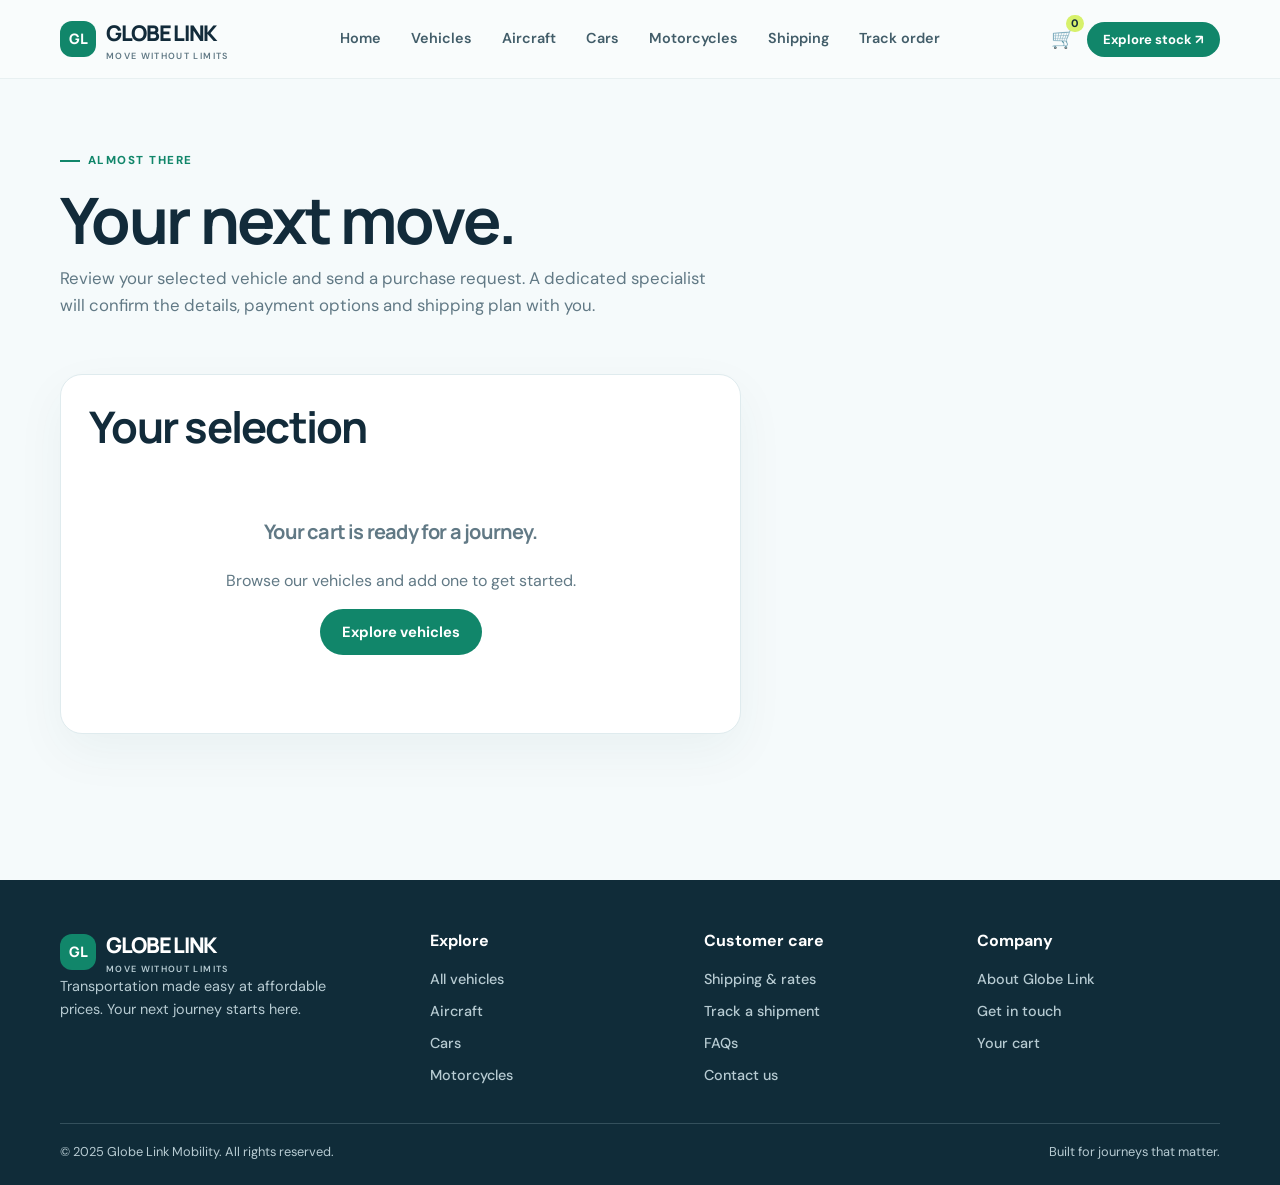
<file: checkout.html>
<!doctype html><html lang="en"><head><meta charset="utf-8"><meta name="viewport" content="width=device-width,initial-scale=1"><title>Your cart | GLOBE LINK</title><link rel="stylesheet" href="styles.css"><script defer src="site.js"></script></head><body><div id="siteHeader"></div><main><section class="page-hero"><div class="container"><span class="eyebrow">Almost there</span><h1 class="page-title">Your next move.</h1><p>Review your selected vehicle and send a purchase request. A dedicated specialist will confirm the details, payment options and shipping plan with you.</p></div></section><section class="section" style="padding-top:0"><div class="container checkout-layout"><div class="form-card"><h2>Your selection</h2><div id="checkoutItems"></div></div><div class="form-card" id="checkoutSummary"><h2>Order summary</h2><div class="totals"><span>Vehicle subtotal</span><strong id="subtotal">$0</strong></div><div class="totals"><span>Shipping</span><span>Quoted separately</span></div><div class="totals"><span>Taxes & duties</span><span>Destination dependent</span></div><div class="totals grand"><span>Due at request</span><strong id="total">$0</strong></div><p class="muted" style="font-size:.8rem;margin-top:12px">Submitting a request does not charge your payment method. Shipping, taxes and payment arrangements are confirmed by our team.</p><form id="checkoutForm"><div class="field" style="margin:18px 0"><label for="buyerEmail">Email for order updates</label><input class="form-control" type="email" id="buyerEmail" required placeholder="you@example.com"></div><button class="btn" style="width:100%" type="submit">Request to purchase ↗</button></form><div class="form-notice" id="checkoutMessage"></div></div></div></section></main><div id="siteFooter"></div></body></html>
</file>
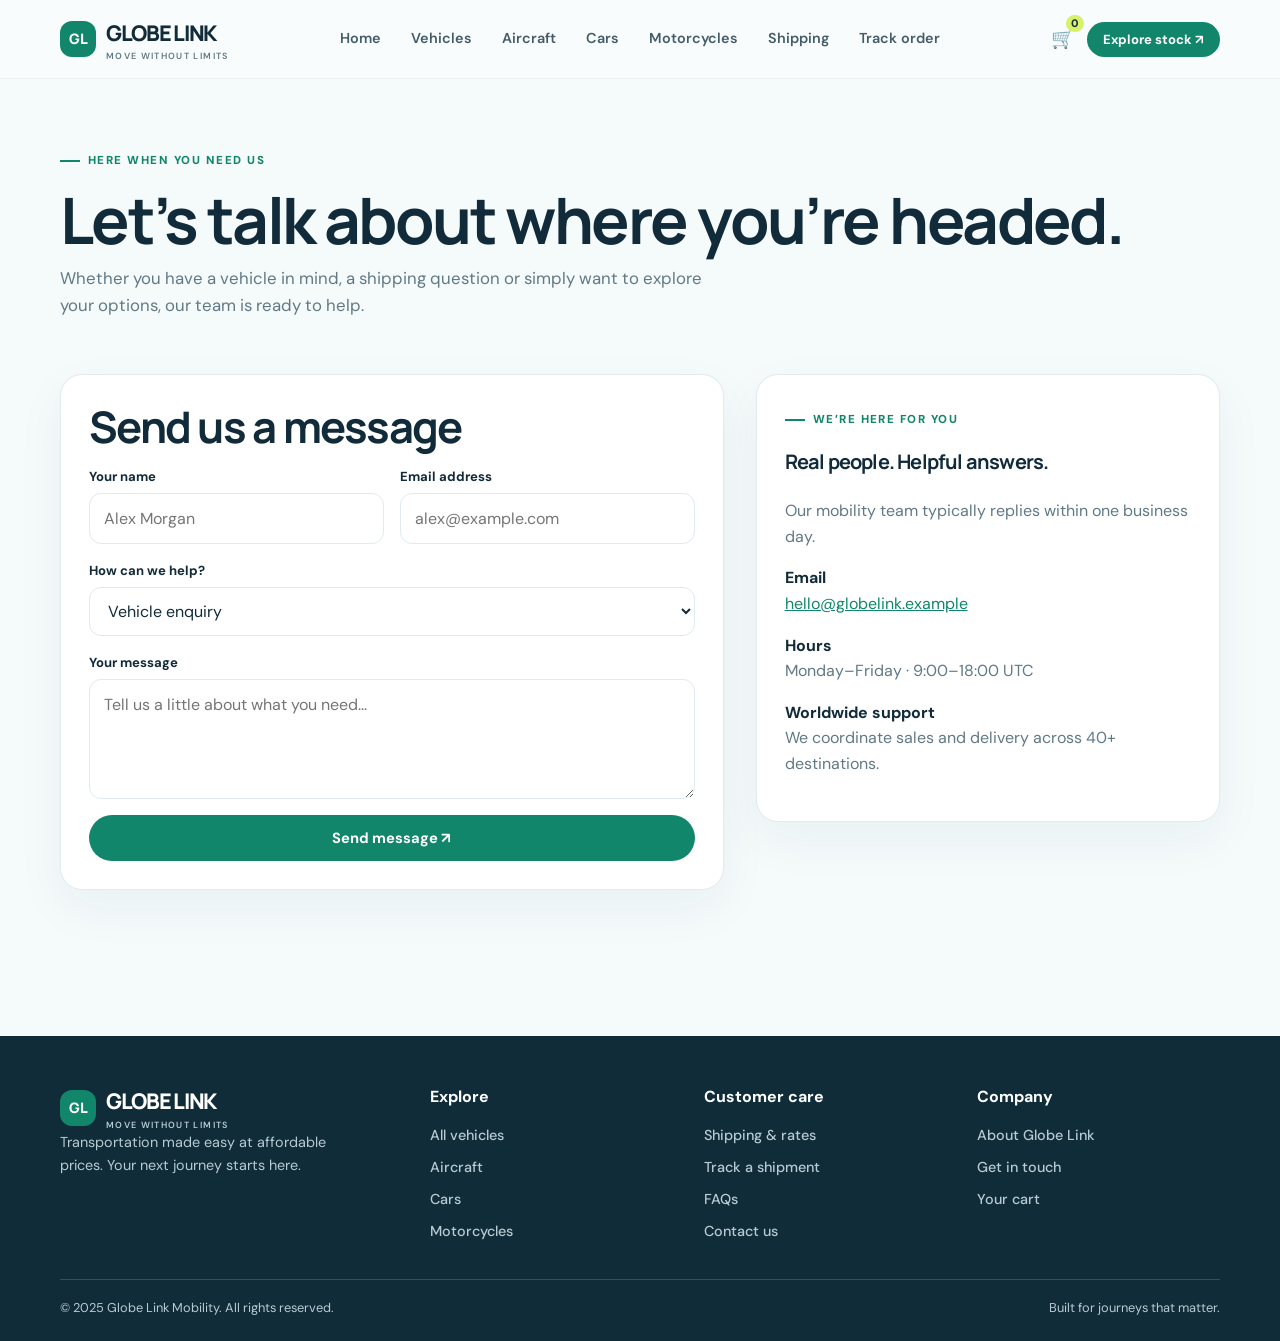
<file: contact.html>
<!doctype html><html lang="en"><head><meta charset="utf-8"><meta name="viewport" content="width=device-width,initial-scale=1"><title>Contact | GLOBE LINK</title><link rel="stylesheet" href="styles.css"><script defer src="site.js"></script></head><body><div id="siteHeader"></div><main><section class="page-hero"><div class="container"><span class="eyebrow">Here when you need us</span><h1 class="page-title">Let’s talk about where you’re headed.</h1><p>Whether you have a vehicle in mind, a shipping question or simply want to explore your options, our team is ready to help.</p></div></section><section class="section" style="padding-top:0"><div class="container form-layout"><form class="form-card" id="contactForm"><h2>Send us a message</h2><div class="form-grid"><div class="field"><label for="contactName">Your name</label><input class="form-control" id="contactName" required placeholder="Alex Morgan"></div><div class="field"><label for="contactEmail">Email address</label><input class="form-control" id="contactEmail" required type="email" placeholder="alex@example.com"></div><div class="field full"><label for="contactTopic">How can we help?</label><select class="form-control" id="contactTopic"><option>Vehicle enquiry</option><option>Shipping and delivery</option><option>Order support</option><option>Something else</option></select></div><div class="field full"><label for="contactText">Your message</label><textarea class="form-control" id="contactText" required placeholder="Tell us a little about what you need..."></textarea></div><div class="field full"><button class="btn" type="submit">Send message ↗</button></div></div><div class="form-notice" id="contactMessage"></div></form><aside class="info-card"><span class="eyebrow">We’re here for you</span><h3>Real people. Helpful answers.</h3><p class="muted">Our mobility team typically replies within one business day.</p><p><strong>Email</strong><br><a href="mailto:hello@globelink.example" style="color:var(--green)">hello@globelink.example</a></p><p><strong>Hours</strong><br><span class="muted">Monday–Friday · 9:00–18:00 UTC</span></p><p><strong>Worldwide support</strong><br><span class="muted">We coordinate sales and delivery across 40+ destinations.</span></p></aside></div></section></main><div id="siteFooter"></div></body></html>
</file>
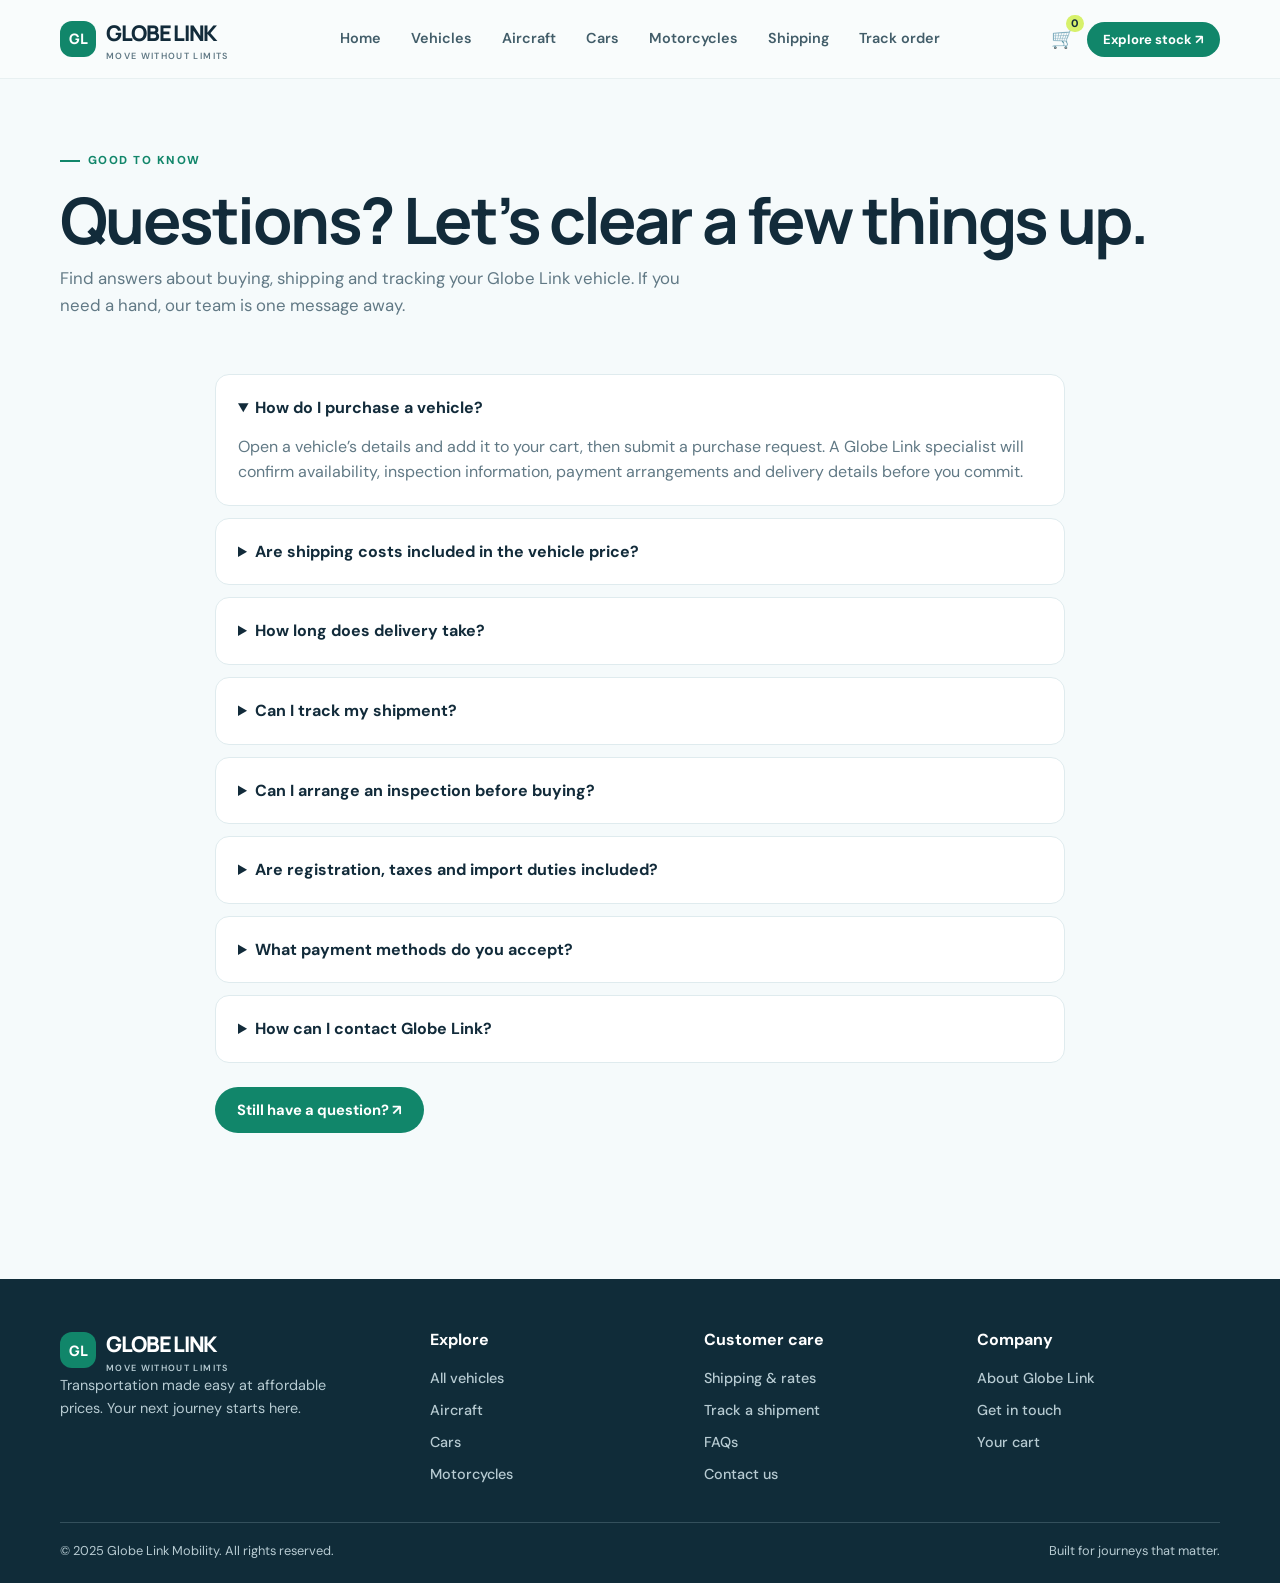
<file: faq.html>
<!doctype html><html lang="en"><head><meta charset="utf-8"><meta name="viewport" content="width=device-width,initial-scale=1"><title>FAQs | GLOBE LINK</title><link rel="stylesheet" href="styles.css"><script defer src="site.js"></script></head><body><div id="siteHeader"></div><main><section class="page-hero"><div class="container"><span class="eyebrow">Good to know</span><h1 class="page-title">Questions? Let’s clear a few things up.</h1><p>Find answers about buying, shipping and tracking your Globe Link vehicle. If you need a hand, our team is one message away.</p></div></section><section class="section" style="padding-top:0"><div class="container faq-list"><details open><summary>How do I purchase a vehicle?</summary><p>Open a vehicle’s details and add it to your cart, then submit a purchase request. A Globe Link specialist will confirm availability, inspection information, payment arrangements and delivery details before you commit.</p></details><details><summary>Are shipping costs included in the vehicle price?</summary><p>No. Vehicle prices are listed separately from shipping. Use our shipping estimator for an initial idea; the final quote depends on origin, destination, vehicle dimensions and chosen transport method. Taxes and import duties are also destination-dependent.</p></details><details><summary>How long does delivery take?</summary><p>Transit time varies by destination and vehicle type. Typical estimates range from 10 to 28 business days after export preparation. Your coordinator will provide a more specific schedule before dispatch.</p></details><details><summary>Can I track my shipment?</summary><p>Yes. After dispatch, we provide a shipment reference and updates through the Track order page. Your shipping coordinator can also help with carrier milestones.</p></details><details><summary>Can I arrange an inspection before buying?</summary><p>Yes. Contact our team to discuss available inspection reports, documentation and any additional checks for a selected vehicle.</p></details><details><summary>Are registration, taxes and import duties included?</summary><p>These requirements depend on the destination country and are not included in the listed vehicle price or initial shipping estimate. Buyers should check local regulations; our team can help identify the relevant steps.</p></details><details><summary>What payment methods do you accept?</summary><p>Payment options and terms are confirmed individually by a vehicle specialist after a purchase request. We will share secure payment instructions directly.</p></details><details><summary>How can I contact Globe Link?</summary><p>Use our contact form or email hello@globelink.example. Our team typically replies within one business day.</p></details><div style="margin-top:24px"><a class="btn" href="contact.html">Still have a question? ↗</a></div></div></section></main><div id="siteFooter"></div></body></html>
</file>
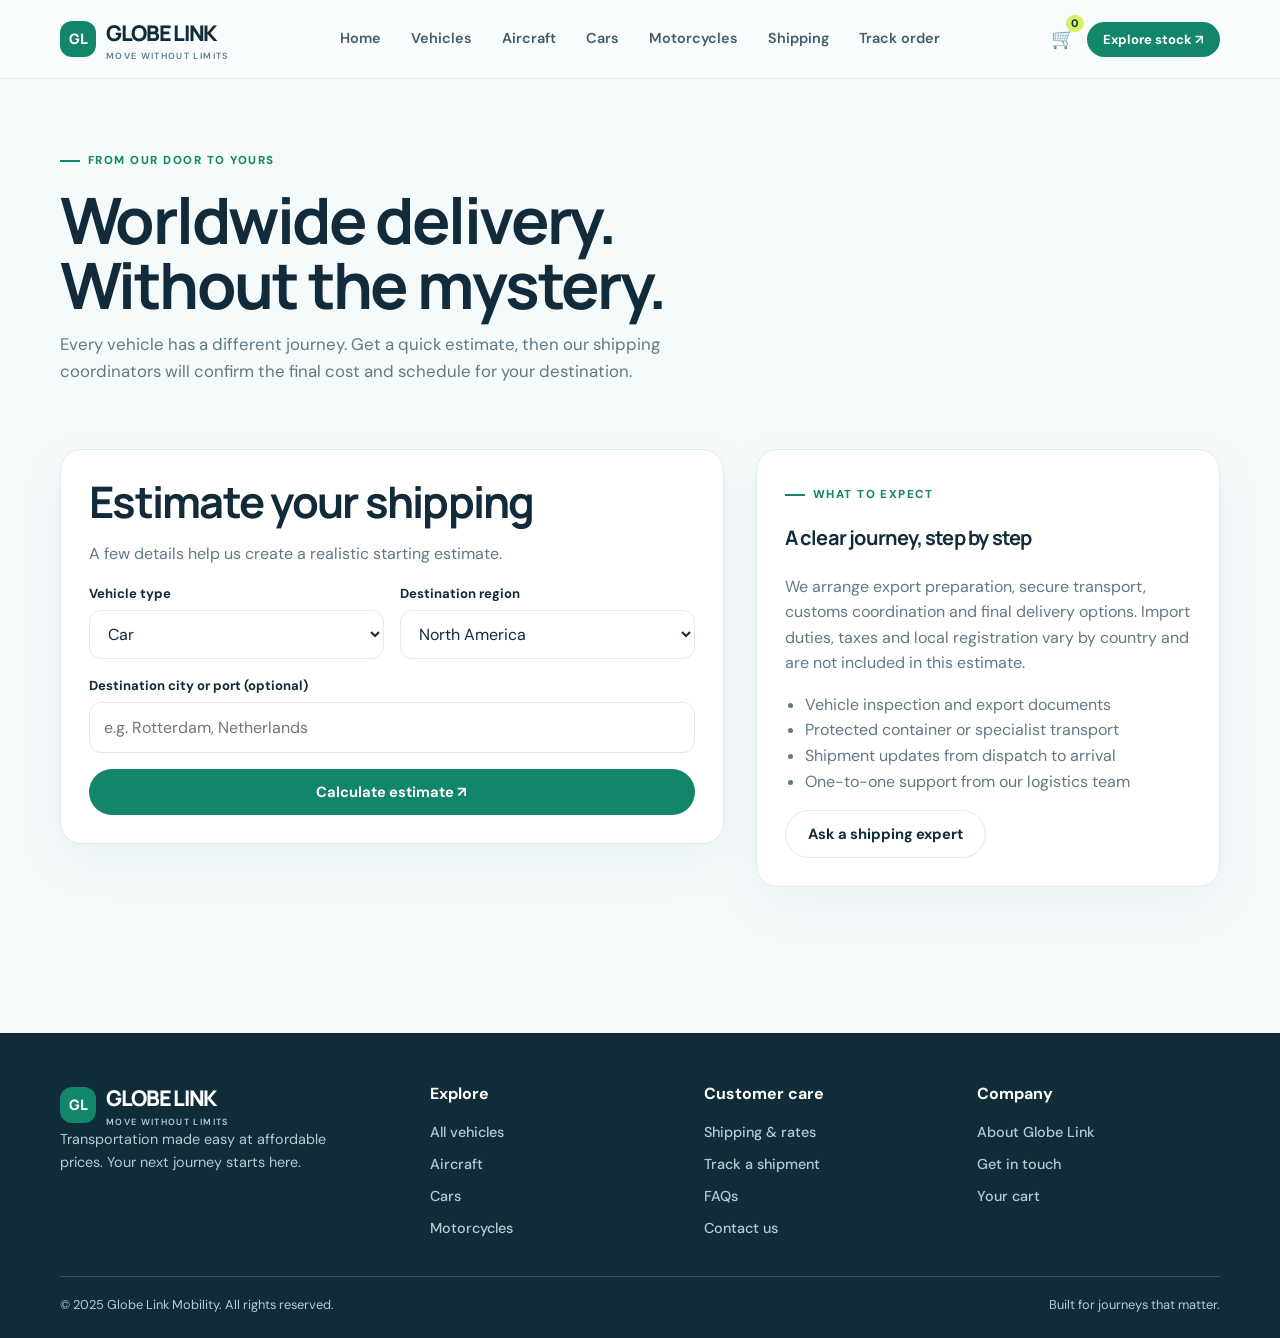
<file: shipping.html>
<!doctype html><html lang="en"><head><meta charset="utf-8"><meta name="viewport" content="width=device-width,initial-scale=1"><title>Shipping & rates | GLOBE LINK</title><link rel="stylesheet" href="styles.css"><script defer src="site.js"></script></head><body><div id="siteHeader"></div><main><section class="page-hero"><div class="container"><span class="eyebrow">From our door to yours</span><h1 class="page-title">Worldwide delivery.<br>Without the mystery.</h1><p>Every vehicle has a different journey. Get a quick estimate, then our shipping coordinators will confirm the final cost and schedule for your destination.</p></div></section><section class="section" style="padding-top:10px"><div class="container form-layout"><form class="form-card" id="shippingForm"><h2>Estimate your shipping</h2><p class="muted">A few details help us create a realistic starting estimate.</p><div class="form-grid"><div class="field"><label for="shipType">Vehicle type</label><select class="form-control" id="shipType"><option value="cars">Car</option><option value="aircraft">Aircraft</option><option value="motorcycles">Motorcycle</option></select></div><div class="field"><label for="destination">Destination region</label><select class="form-control" id="destination"><option>North America</option><option>Europe</option><option>Asia Pacific</option><option>Africa</option></select></div><div class="field full"><label for="shipPort">Destination city or port (optional)</label><input class="form-control" id="shipPort" placeholder="e.g. Rotterdam, Netherlands"></div><div class="field full"><button class="btn" type="submit">Calculate estimate ↗</button></div></div><div class="form-notice" id="shippingQuote"></div></form><aside class="info-card"><span class="eyebrow">What to expect</span><h3>A clear journey, step by step</h3><p class="muted">We arrange export preparation, secure transport, customs coordination and final delivery options. Import duties, taxes and local registration vary by country and are not included in this estimate.</p><ul class="muted" style="padding-left:20px"><li>Vehicle inspection and export documents</li><li>Protected container or specialist transport</li><li>Shipment updates from dispatch to arrival</li><li>One-to-one support from our logistics team</li></ul><a href="contact.html" class="btn btn-light">Ask a shipping expert</a></aside></div></section></main><div id="siteFooter"></div></body></html>
</file>
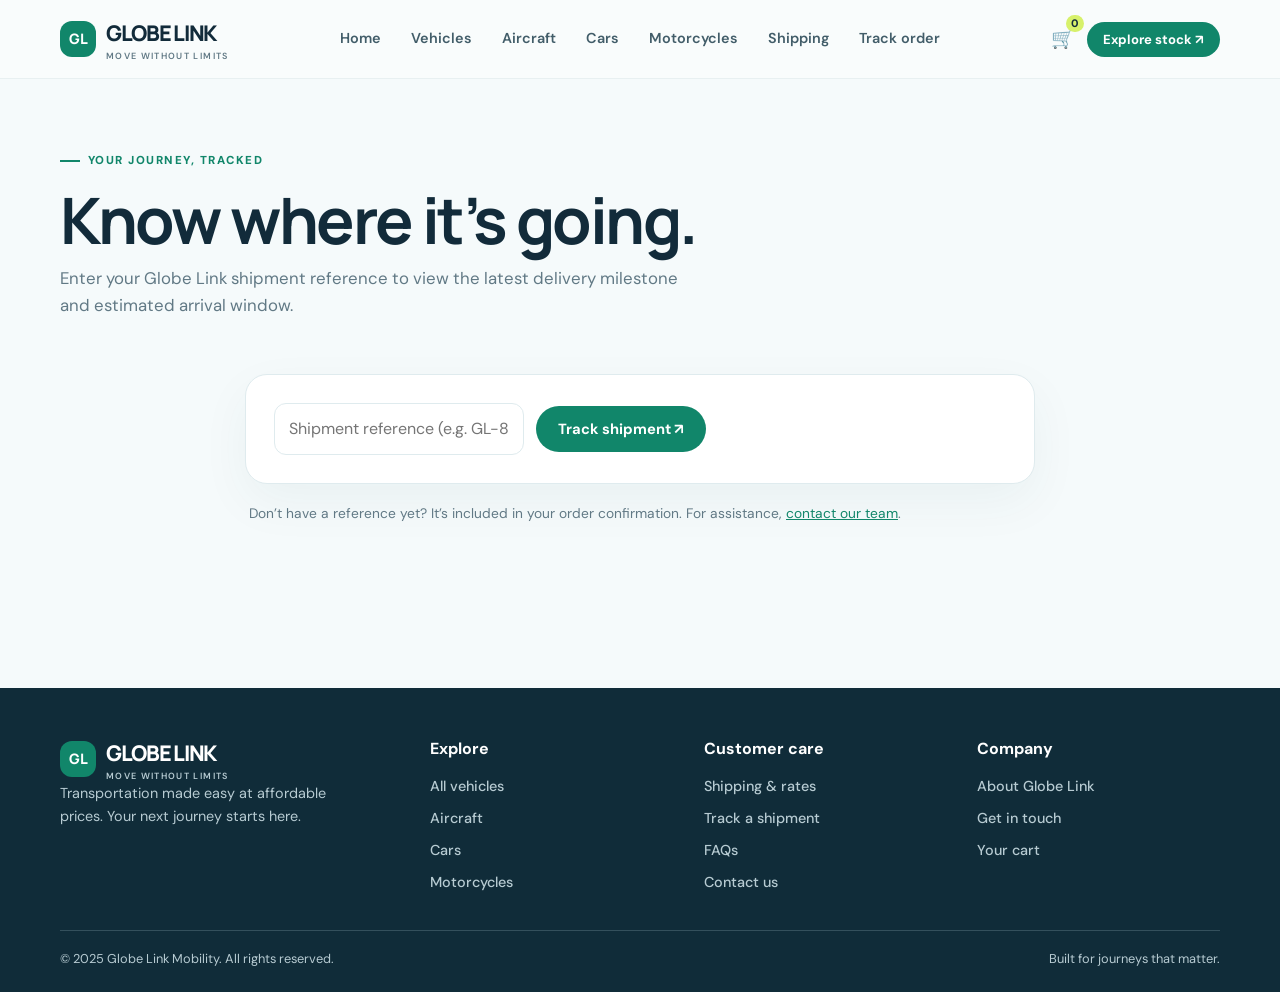
<file: track.html>
<!doctype html><html lang="en"><head><meta charset="utf-8"><meta name="viewport" content="width=device-width,initial-scale=1"><title>Track your shipment | GLOBE LINK</title><link rel="stylesheet" href="styles.css"><script defer src="site.js"></script></head><body><div id="siteHeader"></div><main><section class="page-hero"><div class="container"><span class="eyebrow">Your journey, tracked</span><h1 class="page-title">Know where it’s going.</h1><p>Enter your Globe Link shipment reference to view the latest delivery milestone and estimated arrival window.</p></div></section><section class="section" style="padding-top:0"><div class="container" style="max-width:790px"><div class="tracking-card"><form id="trackForm" class="filters" style="margin:0"><input id="trackingNumber" required placeholder="Shipment reference (e.g. GL-8F31AB)" aria-label="Shipment reference"><button class="btn" type="submit">Track shipment ↗</button></form><div class="tracking-result" id="trackingResult"></div></div><p class="muted" style="margin:18px 4px;font-size:.86rem">Don’t have a reference yet? It’s included in your order confirmation. For assistance, <a href="contact.html" style="color:var(--green)">contact our team</a>.</p></div></section></main><div id="siteFooter"></div></body></html>
</file>
<file: styles.css>
@import url('https://fonts.googleapis.com/css2?family=DM+Sans:wght@400;500;600;700&family=Manrope:wght@400;500;600;700;800&display=swap');
:root{--ink:#122b3a;--muted:#617985;--blue:#dff3fb;--blue-strong:#59b8d4;--green:#11866a;--green-dark:#087457;--lime:#d7f16b;--paper:#f5fafb;--line:#dfebee;--white:#fff;--shadow:0 18px 50px #1d45500d}*{box-sizing:border-box}html{scroll-behavior:smooth}body{margin:0;background:var(--paper);color:var(--ink);font-family:'DM Sans',sans-serif;line-height:1.6}h1,h2,h3,h4,p{margin-top:0}h1,h2,h3,.brand{font-family:Manrope,sans-serif;letter-spacing:-.04em}h1{font-size:clamp(2.8rem,5.8vw,5.4rem);line-height:1.02;margin-bottom:24px}h2{font-size:clamp(2rem,3.4vw,3.2rem);line-height:1.12;margin-bottom:14px}h3{font-size:1.25rem}.muted{color:var(--muted)}.container{width:min(1160px,calc(100% - 48px));margin:auto}.site-header{position:sticky;top:0;z-index:10;background:#f9fcfceF;backdrop-filter:blur(16px);border-bottom:1px solid #e8f0f1}.nav-wrap{height:78px;display:flex;align-items:center;justify-content:space-between;gap:24px}.brand{font-size:1.35rem;font-weight:800;display:flex;align-items:center;gap:10px;color:var(--ink);text-decoration:none;letter-spacing:-.06em}.brand-mark{display:grid;place-items:center;width:36px;height:36px;background:var(--green);color:white;border-radius:12px;font-size:.9rem;letter-spacing:0}.brand span small{display:block;font:600 .56rem 'DM Sans',sans-serif;color:var(--muted);letter-spacing:.15em}.nav-links{display:flex;align-items:center;gap:30px}.nav-links a,.footer-nav a{color:#425d69;text-decoration:none;font-size:.9rem;font-weight:600}.nav-links a:hover,.nav-links a.active{color:var(--green)}.nav-actions{display:flex;align-items:center;gap:12px}.cart-link{position:relative;color:var(--ink);text-decoration:none;font-size:1.2rem}.cart-count{position:absolute;right:-9px;top:-9px;background:var(--lime);border-radius:20px;padding:0 5px;font-size:.68rem;font-weight:800}.menu-toggle{display:none;border:0;background:transparent;font-size:1.6rem}.btn{display:inline-flex;align-items:center;justify-content:center;gap:9px;border:0;border-radius:999px;padding:13px 22px;background:var(--green);color:white;text-decoration:none;font:700 .92rem 'DM Sans',sans-serif;cursor:pointer;transition:.2s}.btn:hover{background:var(--green-dark);transform:translateY(-2px)}.btn-light{background:white;color:var(--ink);border:1px solid var(--line)}.btn-light:hover{background:var(--blue);color:var(--ink)}.btn-lime{background:var(--lime);color:var(--ink)}.btn-sm{padding:9px 16px;font-size:.82rem}.eyebrow{display:inline-flex;align-items:center;gap:8px;color:var(--green);font-weight:800;text-transform:uppercase;letter-spacing:.13em;font-size:.72rem;margin-bottom:17px}.eyebrow:before{content:'';width:20px;height:2px;background:var(--green)}.hero{padding:52px 0 72px}.hero-grid{display:grid;grid-template-columns:1fr 1fr;align-items:center;gap:54px}.hero-copy p{max-width:500px;font-size:1.1rem;color:var(--muted);margin-bottom:30px}.hero-actions{display:flex;gap:12px;flex-wrap:wrap}.hero-art{height:510px;position:relative;border-radius:30px;overflow:hidden;background:#c5e9f1}.hero-art img{width:100%;height:100%;object-fit:cover}.hero-art:after{content:'';position:absolute;inset:0;background:linear-gradient(0deg,#062f344f,transparent 58%)}.floating-card{position:absolute;z-index:1;bottom:24px;left:24px;background:#fff;padding:16px 20px;border-radius:18px;box-shadow:var(--shadow)}.floating-card strong{display:block;font-size:1.04rem}.floating-card span{color:var(--muted);font-size:.82rem}.hero-stat{position:absolute;right:22px;top:22px;z-index:1;background:#ffffffed;border-radius:16px;padding:12px 17px;font-weight:800;font-size:.9rem}.section{padding:76px 0}.section-white{background:white}.section-head{display:flex;align-items:end;justify-content:space-between;gap:20px;margin-bottom:30px}.section-head p{margin:0;color:var(--muted)}.category-grid{display:grid;grid-template-columns:repeat(3,1fr);gap:18px}.category-card{position:relative;min-height:230px;border-radius:22px;overflow:hidden;color:white;text-decoration:none;padding:24px;display:flex;align-items:end;background:#174354}.category-card img{position:absolute;inset:0;width:100%;height:100%;object-fit:cover;transition:transform .4s}.category-card:hover img{transform:scale(1.06)}.category-card:after{content:'';position:absolute;inset:0;background:linear-gradient(0deg,#092a38d9,transparent 75%)}.category-card div{position:relative;z-index:1}.category-card h3{margin:0;font-size:1.55rem}.category-card p{margin:2px 0 0;color:#e0edf1;font-size:.9rem}.product-grid{display:grid;grid-template-columns:repeat(3,1fr);gap:20px}.product-card{background:white;border:1px solid var(--line);border-radius:22px;overflow:hidden;box-shadow:var(--shadow);transition:.2s}.product-card:hover{transform:translateY(-4px)}.product-image{height:220px;position:relative;background:var(--blue)}.product-image img{width:100%;height:100%;object-fit:cover}.badge{position:absolute;left:14px;top:14px;background:#f7ffdc;border-radius:99px;padding:6px 10px;font-size:.68rem;font-weight:800;color:var(--green-dark)}.product-info{padding:19px}.product-info .type{color:var(--green);font-size:.7rem;text-transform:uppercase;letter-spacing:.1em;font-weight:800}.product-info h3{margin:5px 0}.specs{display:flex;gap:15px;color:var(--muted);font-size:.78rem;margin:11px 0 15px}.price-row{display:flex;align-items:center;justify-content:space-between;padding-top:13px;border-top:1px solid var(--line)}.price{font:800 1.18rem Manrope,sans-serif}.price small{font:500 .7rem 'DM Sans',sans-serif;color:var(--muted)}.benefit-grid{display:grid;grid-template-columns:repeat(3,1fr);gap:30px}.benefit{padding:24px 8px}.benefit-icon{width:48px;height:48px;display:grid;place-items:center;border-radius:15px;background:var(--blue);font-size:1.35rem;margin-bottom:17px}.benefit h3{margin-bottom:7px}.benefit p{color:var(--muted);font-size:.92rem}.cta-band{background:var(--green);color:white;border-radius:28px;padding:44px;display:flex;justify-content:space-between;align-items:center;gap:24px}.cta-band p{color:#d8f2eb;margin-bottom:0}.cta-band h2{margin-bottom:8px}.page-hero{padding:65px 0 38px}.page-hero p{max-width:650px;color:var(--muted);font-size:1.05rem}.page-title{font-size:clamp(2.6rem,5vw,4.2rem);margin-bottom:13px}.filters{display:flex;align-items:center;gap:12px;margin:16px 0 28px;flex-wrap:wrap}.filters input,.filters select,.form-control{border:1px solid var(--line);background:white;padding:12px 14px;border-radius:12px;font:inherit;color:var(--ink)}.filters input{min-width:250px}.detail-grid{display:grid;grid-template-columns:1.15fr .85fr;gap:42px;align-items:start}.detail-image{width:100%;height:500px;object-fit:cover;border-radius:24px}.detail-panel{background:white;border:1px solid var(--line);padding:30px;border-radius:24px;position:sticky;top:100px}.detail-panel h1{font-size:2.5rem;margin:8px 0 14px}.detail-price{font:800 1.8rem Manrope,sans-serif;margin:20px 0}.detail-spec-grid{display:grid;grid-template-columns:1fr 1fr;gap:12px;margin:20px 0}.spec-box{background:var(--paper);padding:13px;border-radius:12px}.spec-box small{display:block;color:var(--muted);font-size:.7rem}.detail-panel .btn{width:100%;margin-top:10px}.form-layout{display:grid;grid-template-columns:1fr .7fr;gap:32px;align-items:start}.form-card,.info-card,.tracking-card{background:white;border:1px solid var(--line);border-radius:22px;padding:28px;box-shadow:var(--shadow)}.form-grid{display:grid;grid-template-columns:1fr 1fr;gap:16px}.field{display:flex;flex-direction:column;gap:6px}.field.full{grid-column:1/-1}.field label{font-size:.82rem;font-weight:700}.form-control{width:100%}textarea.form-control{min-height:120px;resize:vertical}.form-notice{margin-top:16px;padding:13px;border-radius:12px;background:#e7f8f1;color:var(--green-dark);display:none}.tracking-result{margin-top:24px;display:none}.status-steps{display:grid;grid-template-columns:repeat(4,1fr);gap:8px;margin:25px 0}.status-step{border-top:3px solid var(--line);padding-top:10px;font-size:.74rem;color:var(--muted)}.status-step.done{border-color:var(--green);color:var(--green-dark);font-weight:700}.checkout-layout{display:grid;grid-template-columns:1.2fr .8fr;gap:25px}.checkout-item{display:flex;gap:15px;align-items:center;padding:14px 0;border-bottom:1px solid var(--line)}.checkout-item img{width:94px;height:72px;object-fit:cover;border-radius:12px}.checkout-item h3{margin:0}.checkout-item p{margin:3px 0;color:var(--muted);font-size:.83rem}.totals{display:flex;justify-content:space-between;padding:8px 0}.totals.grand{border-top:1px solid var(--line);margin-top:8px;padding-top:17px;font-weight:800;font-size:1.13rem}.faq-list{max-width:850px}.faq-list details{background:white;padding:20px 22px;border:1px solid var(--line);border-radius:14px;margin-bottom:12px}.faq-list summary{font-weight:700;cursor:pointer}.faq-list details p{color:var(--muted);margin:13px 0 0}.about-grid{display:grid;grid-template-columns:1fr 1fr;gap:42px;align-items:center}.about-image{width:100%;height:440px;object-fit:cover;border-radius:26px}.stat-grid{display:grid;grid-template-columns:repeat(3,1fr);gap:15px;margin-top:26px}.stat{background:#e6f5f7;border-radius:16px;padding:18px}.stat strong{font:800 1.65rem Manrope,sans-serif;display:block}.stat span{color:var(--muted);font-size:.8rem}.site-footer{background:#102c39;color:white;margin-top:70px;padding:48px 0 22px}.footer-grid{display:grid;grid-template-columns:1.4fr 1fr 1fr 1fr;gap:30px}.footer-grid p{color:#b7cbd2;font-size:.9rem;max-width:280px}.footer-grid h4{margin:0 0 14px}.footer-nav{display:flex;flex-direction:column;gap:9px}.footer-nav a{color:#b7cbd2;font-weight:500}.footer-bottom{border-top:1px solid #34505c;margin-top:36px;padding-top:18px;color:#b7cbd2;font-size:.8rem;display:flex;justify-content:space-between}.empty-state{text-align:center;background:white;padding:50px;border-radius:20px;color:var(--muted)}
@media(max-width:850px){.nav-links{display:none;position:absolute;left:0;right:0;top:78px;background:white;padding:20px 24px;flex-direction:column;align-items:flex-start;gap:17px;border-bottom:1px solid var(--line)}.nav-links.open{display:flex}.menu-toggle{display:block}.nav-actions .btn{display:none}.hero-grid,.detail-grid,.form-layout,.checkout-layout,.about-grid{grid-template-columns:1fr}.hero-art{height:400px}.product-grid{grid-template-columns:repeat(2,1fr)}.detail-panel{position:static}.footer-grid{grid-template-columns:1fr 1fr}.category-grid{grid-template-columns:1fr 1fr}}
@media(max-width:560px){.container{width:min(100% - 32px,1160px)}.nav-wrap{height:68px}.brand{font-size:1.15rem}.nav-links{top:68px}.hero{padding:30px 0 45px}.hero-art{height:300px}.section{padding:52px 0}.section-head{align-items:flex-start;flex-direction:column}.product-grid,.benefit-grid,.category-grid{grid-template-columns:1fr}.product-image{height:210px}.page-hero{padding-top:42px}.form-grid{grid-template-columns:1fr}.field.full{grid-column:auto}.cta-band{padding:28px;align-items:flex-start;flex-direction:column}.footer-grid{grid-template-columns:1fr 1fr;gap:23px}.footer-bottom{flex-direction:column;gap:8px}.detail-image{height:300px}.stat-grid{grid-template-columns:1fr}.filters input{min-width:100%}}
</file>
